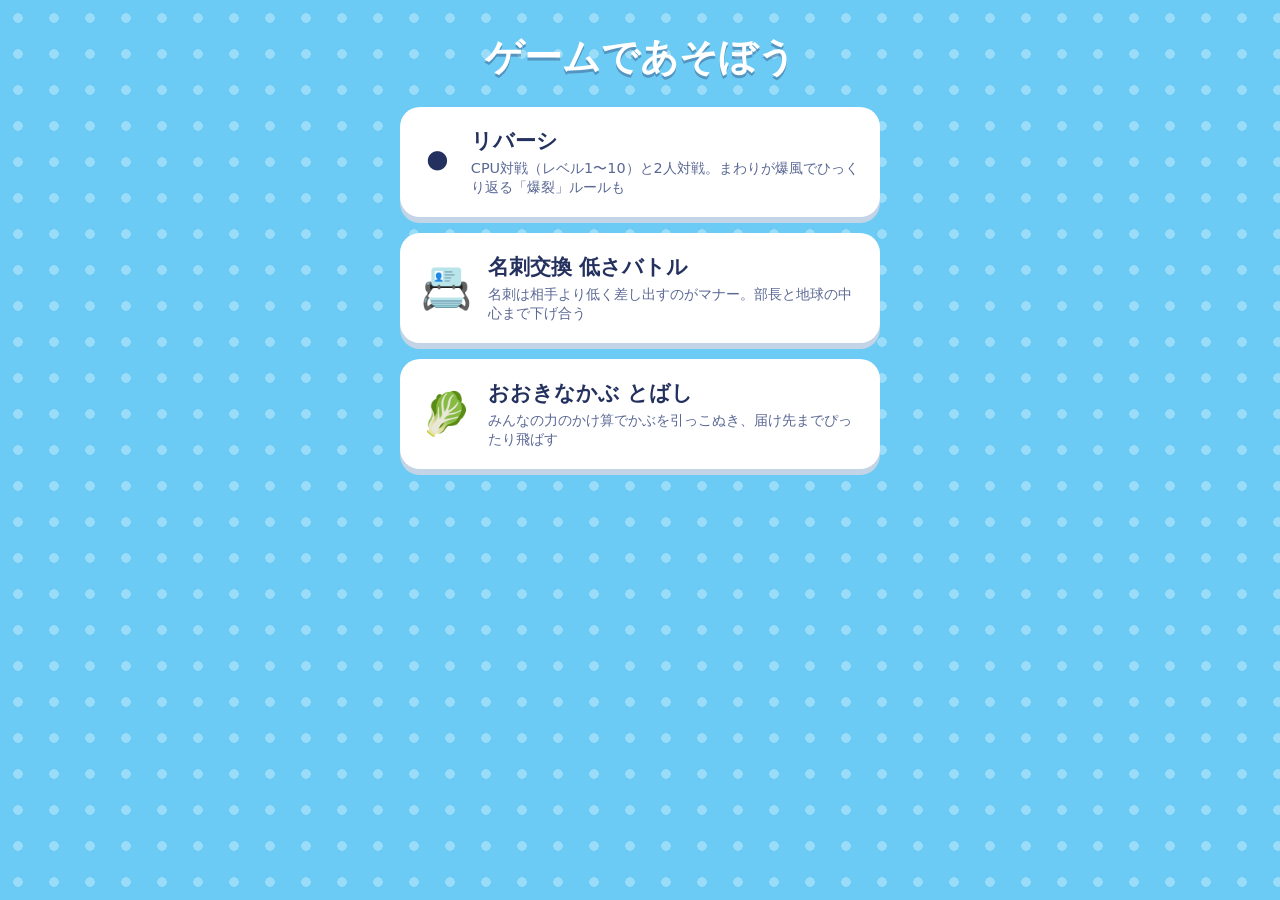
<file: index.html>
<!doctype html>
<html lang="ja">
<head>
  <meta charset="utf-8">
  <meta name="viewport" content="width=device-width, initial-scale=1">
  <title>ゲームであそぼう</title>
  <style>
    :root {
      --sky: #6ccbf4;
      --sky-dot: rgba(255, 255, 255, 0.32);
      --ink: #24315e;
      --ink-soft: #5b6894;
      --card: #ffffff;
      --card-ledge: #c3d4e6;
    }
    * { box-sizing: border-box; }
    body {
      margin: 0;
      min-height: 100vh;
      font-family: "Hiragino Maru Gothic ProN", "M PLUS Rounded 1c", "Yu Gothic", system-ui, sans-serif;
      color: var(--ink);
      background-color: var(--sky);
      background-image: radial-gradient(var(--sky-dot) 18%, transparent 19%);
      background-size: 36px 36px;
      display: flex;
      flex-direction: column;
      align-items: center;
      padding: 32px 16px;
    }
    h1 {
      margin: 0 0 24px;
      font-size: clamp(1.6rem, 6vw, 2.4rem);
      color: #fff;
      text-shadow: 0 3px 0 rgba(36, 49, 94, 0.35);
    }
    ul {
      list-style: none;
      margin: 0;
      padding: 0;
      width: 100%;
      max-width: 480px;
      display: grid;
      gap: 16px;
    }
    a {
      display: flex;
      align-items: center;
      gap: 16px;
      padding: 20px;
      border-radius: 20px;
      background: var(--card);
      box-shadow: 0 6px 0 var(--card-ledge);
      color: inherit;
      text-decoration: none;
      transition: transform 0.08s, box-shadow 0.08s;
    }
    a:active { transform: translateY(4px); box-shadow: 0 2px 0 var(--card-ledge); }
    .icon { font-size: 2.6rem; line-height: 1; }
    .name { font-size: 1.3rem; font-weight: bold; }
    .desc { display: block; margin-top: 4px; font-size: 0.9rem; color: var(--ink-soft); }
  </style>
</head>
<body>
  <h1>ゲームであそぼう</h1>
  <ul>
    <li>
      <a href="reversi/">
        <span class="icon" aria-hidden="true">⚫</span>
        <span>
          <span class="name">リバーシ</span>
          <span class="desc">CPU対戦（レベル1〜10）と2人対戦。まわりが爆風でひっくり返る「爆裂」ルールも</span>
        </span>
      </a>
    </li>
    <li>
      <a href="meishi/">
        <span class="icon" aria-hidden="true">📇</span>
        <span>
          <span class="name">名刺交換 低さバトル</span>
          <span class="desc">名刺は相手より低く差し出すのがマナー。部長と地球の中心まで下げ合う</span>
        </span>
      </a>
    </li>
    <li>
      <a href="kabu/">
        <span class="icon" aria-hidden="true">🥬</span>
        <span>
          <span class="name">おおきなかぶ とばし</span>
          <span class="desc">みんなの力のかけ算でかぶを引っこぬき、届け先までぴったり飛ばす</span>
        </span>
      </a>
    </li>
  </ul>
</body>
</html>
</file>
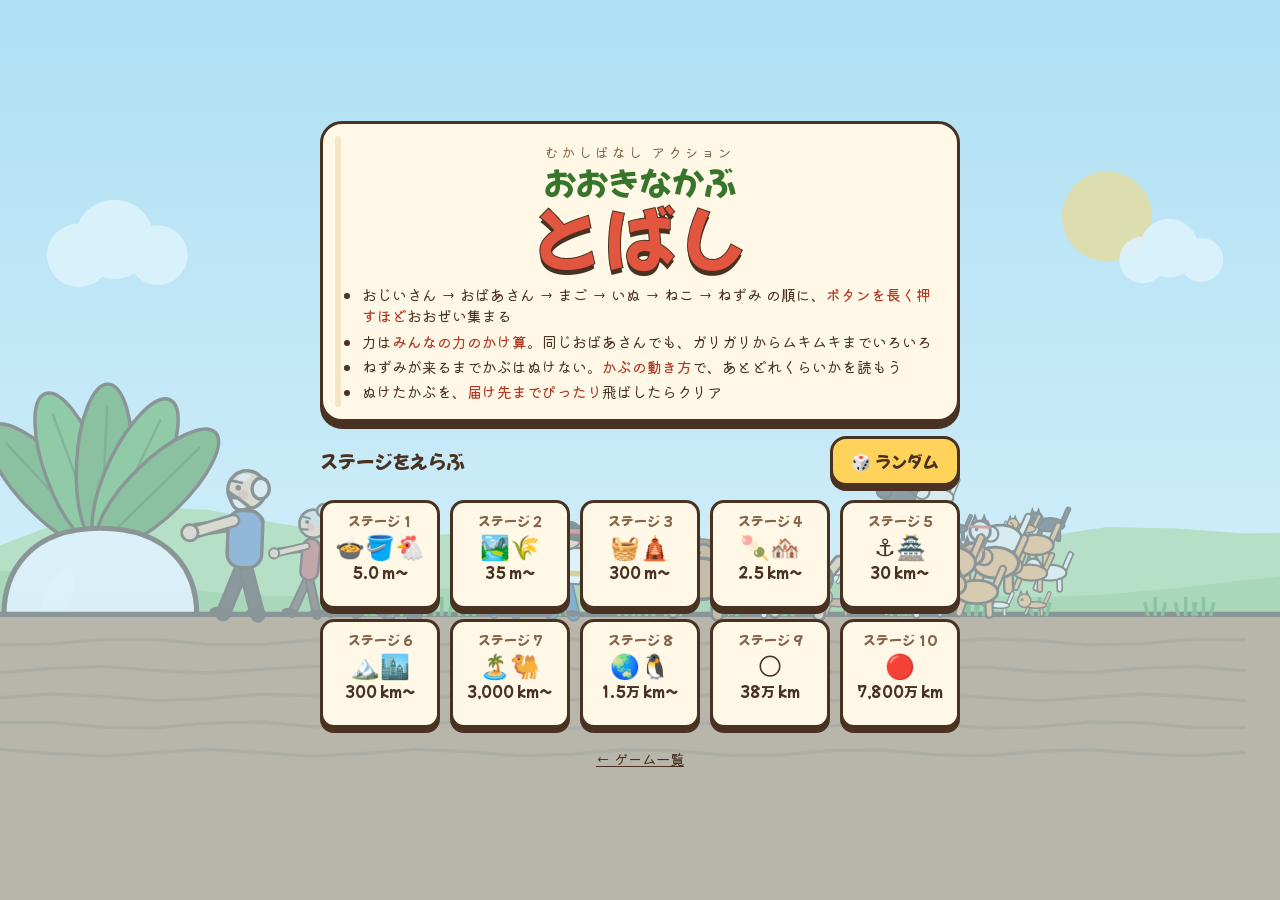
<file: kabu/index.html>
<!doctype html>
<html lang="ja">
<head>
  <meta charset="utf-8">
  <meta name="viewport" content="width=device-width, initial-scale=1, viewport-fit=cover">
  <meta name="theme-color" content="#fff4dc">
  <meta name="description" content="おじいさん、おばあさん、まご、いぬ、ねこ、ねずみを呼んで、おおきなかぶを引っこぬき、届け先までぴったり飛ばすゲーム">
  <meta name="apple-mobile-web-app-capable" content="yes">
  <meta name="mobile-web-app-capable" content="yes">
  <meta name="apple-mobile-web-app-status-bar-style" content="default">
  <title>おおきなかぶ とばし</title>
  <link rel="preconnect" href="https://fonts.googleapis.com">
  <link rel="preconnect" href="https://fonts.gstatic.com" crossorigin>
  <link rel="stylesheet" href="https://fonts.googleapis.com/css2?family=Mochiy+Pop+One&family=Kiwi+Maru:wght@400;500&display=swap">
  <!-- ?v= は版の番号。GitHub Pages はファイルを 10 分ほどキャッシュするので、
       JS や CSS を変えたら番号を上げて、新しい HTML と古い JS が組み合わさらないようにする -->
  <link rel="stylesheet" href="style.css?v=1">
</head>
<body>
  <main class="app">
    <canvas id="stage" aria-label="かぶを引っぱるようす"></canvas>

    <!-- プレイ中の表示 -->
    <div class="hud" id="hud" hidden>
      <div class="hud-top">
        <div class="goal">
          <span class="goal-stage" id="goal-stage">ステージ 1</span>
          <span class="goal-place"><span class="goal-emoji" id="goal-emoji">🍲</span><span id="goal-name">台所のおなべ</span>まで</span>
          <span class="goal-dist" id="goal-dist">5 m</span>
          <span class="goal-range" id="goal-range">OK：2.5〜7.5 m</span>
        </div>
        <button class="btn btn-mini" id="quit" type="button" aria-label="ステージ選びにもどる">✕</button>
      </div>
      <div class="hud-bottom">
        <p class="story" id="story" aria-live="polite"></p>
        <div class="controls">
          <button class="btn btn-call" id="call" type="button"><span class="call-label" id="call-label">おばあさんを よぶ</span><span class="call-note">おしているあいだ あつまる</span></button>
          <button class="btn btn-pull" id="pull" type="button">うんとこしょ！</button>
        </div>
      </div>
    </div>

    <!-- タイトル：絵本の表紙 -->
    <section class="overlay" id="title-screen">
      <div class="column">
        <div class="cover">
          <p class="cover-kicker">むかしばなし アクション</p>
          <h1 class="logo"><span class="logo-small">おおきなかぶ</span><span class="logo-big"><span style="--i:0">と</span><span style="--i:1">ば</span><span style="--i:2">し</span></span></h1>
          <ul class="rules">
            <li>おじいさん → おばあさん → まご → いぬ → ねこ → ねずみ の順に、<strong>ボタンを長く押すほど</strong>おおぜい集まる</li>
            <li>力は<strong>みんなの力のかけ算</strong>。同じおばあさんでも、ガリガリからムキムキまでいろいろ</li>
            <li>ねずみが来るまでかぶはぬけない。<strong>かぶの動き方</strong>で、あとどれくらいかを読もう</li>
            <li>ぬけたかぶを、<strong>届け先までぴったり</strong>飛ばしたらクリア</li>
          </ul>
        </div>
        <div class="stage-head">
          <h2 class="stage-title">ステージをえらぶ</h2>
          <button class="btn btn-random" id="random" type="button">🎲 ランダム</button>
        </div>
        <div class="stage-grid" id="stage-grid"></div>
        <a class="back-link" href="../">← ゲーム一覧</a>
      </div>
    </section>

    <!-- 結果 -->
    <section class="overlay overlay-dim" id="result-screen" hidden>
      <div class="column result-column">
        <div class="page result-page">
          <div class="stamp" id="result-stamp" aria-hidden="true"></div>
          <h2 class="result-title" id="result-title"></h2>
          <p class="result-text" id="result-text"></p>
          <dl class="stats" id="result-stats"></dl>
        </div>
        <div class="result-buttons">
          <button class="btn btn-main" id="next" type="button">つぎのステージ</button>
          <button class="btn btn-sub" id="retry" type="button">もういちど</button>
          <button class="btn btn-sub" id="to-title" type="button">ステージをえらぶ</button>
        </div>
      </div>
    </section>
  </main>

  <script src="js/game.js?v=1"></script>
  <script src="js/fullscreen.js?v=1"></script>
  <script src="js/main.js?v=1"></script>
</body>
</html>
</file>
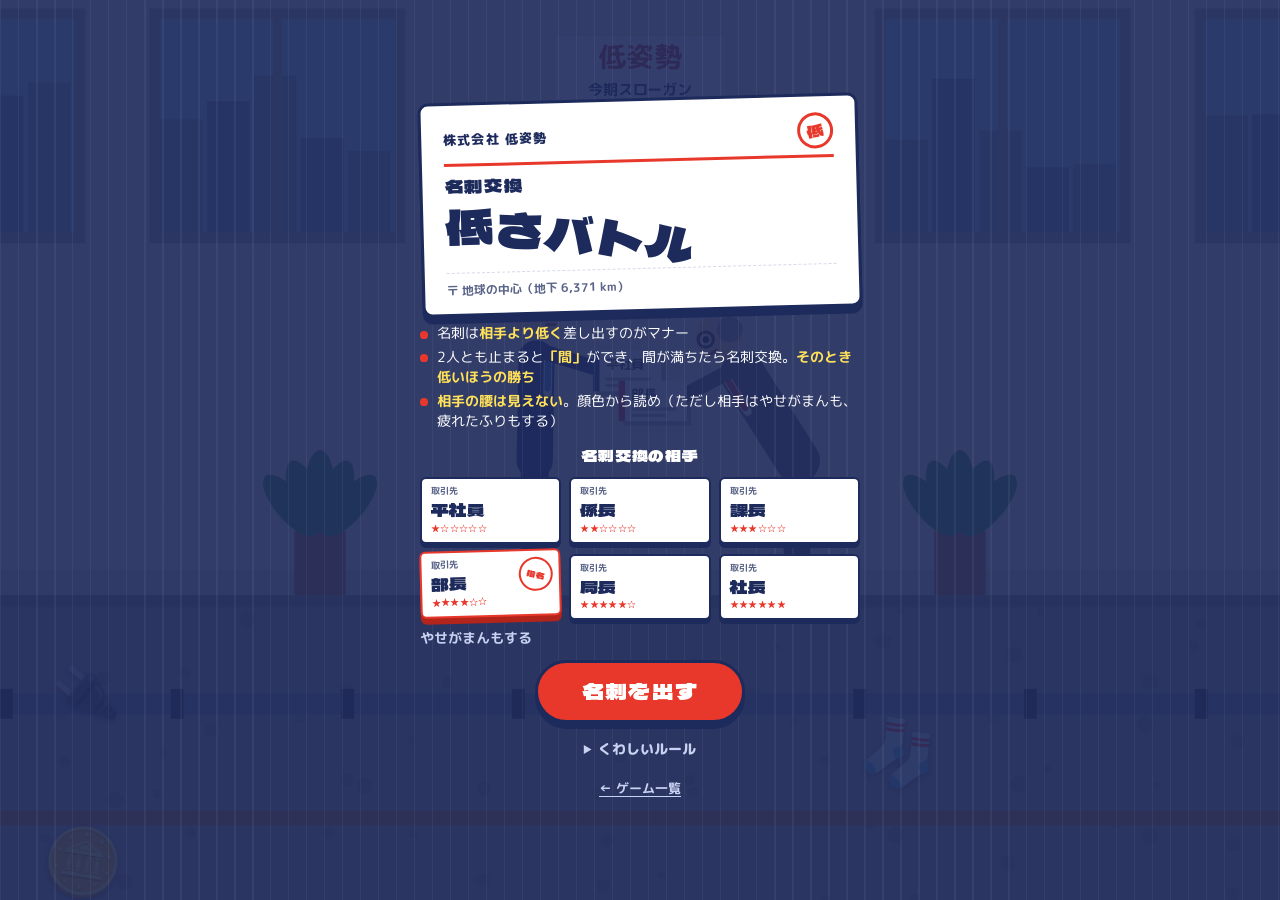
<file: meishi/index.html>
<!doctype html>
<html lang="ja">
<head>
  <meta charset="utf-8">
  <meta name="viewport" content="width=device-width, initial-scale=1, viewport-fit=cover">
  <meta name="theme-color" content="#1d2a5c">
  <meta name="description" content="名刺は相手より低く差し出すのがマナー。平社員から社長まで、取引先の相手と地球の中心まで名刺を下げ合う読み合いのゲーム">
  <meta name="apple-mobile-web-app-capable" content="yes">
  <meta name="mobile-web-app-capable" content="yes">
  <meta name="apple-mobile-web-app-status-bar-style" content="black-translucent">
  <title>名刺交換 低さバトル</title>
  <link rel="preconnect" href="https://fonts.googleapis.com">
  <link rel="preconnect" href="https://fonts.gstatic.com" crossorigin>
  <link rel="stylesheet" href="https://fonts.googleapis.com/css2?family=Dela+Gothic+One&family=M+PLUS+Rounded+1c:wght@500;700;800&display=swap">
  <!-- ?v= は版の番号。GitHub Pages はファイルを 10 分ほどキャッシュするので、
       JS や CSS を変えたら番号を上げて、新しい HTML と古い JS が組み合わさらないようにする -->
  <link rel="stylesheet" href="style.css?v=5">
</head>
<body>
  <main class="app">
    <canvas id="stage" aria-label="名刺交換のようす"></canvas>

    <!-- プレイ中の表示 -->
    <div class="hud" id="hud" hidden>
      <div class="hud-top">
        <!-- 社員証：いまの深さと地層 -->
        <div class="depth-box">
          <span class="badge-clip" aria-hidden="true"></span>
          <div class="depth" id="depth">床から 120 cm</div>
          <div class="layer" id="layer">🏢 オフィス</div>
        </div>
        <div class="gauges">
          <div class="gauge gauge-ma" id="ma-gauge">
            <span class="gauge-label">間</span>
            <span class="gauge-bar"><span class="gauge-fill" id="ma-fill"></span></span>
          </div>
          <div class="ma-note" id="ma-note" aria-live="polite"></div>
          <div class="gauge gauge-back">
            <span class="gauge-label">あなたの腰</span>
            <span class="gauge-bar"><span class="gauge-fill" id="back-fill"></span></span>
          </div>
          <div class="gauge gauge-face">
            <span class="gauge-label" id="opp-face-label">部長のようす</span>
            <span class="face" id="opp-face">😌 余裕</span>
          </div>
        </div>
      </div>
      <div class="hud-bottom">
        <button class="btn btn-sub" id="surrender" type="button">お先にどうぞ</button>
        <button class="btn btn-hold" id="hold" type="button"><span class="hold-ring" aria-hidden="true"></span><span class="hold-label">さげる</span><span class="hold-arrow" aria-hidden="true">▼</span></button>
      </div>
    </div>

    <div class="toast" id="toast" aria-live="polite"></div>

    <!-- タイトル：画面そのものを、1 枚の大きな名刺にする -->
    <section class="overlay" id="title-screen">
      <div class="column title-column">
        <div class="meishi title-card">
          <div class="meishi-head">
            <span class="meishi-company">株式会社 低姿勢</span>
            <span class="seal seal-small" aria-hidden="true">低</span>
          </div>
          <p class="meishi-role">ビジネスマナー実践ゲーム</p>
          <h1 class="logo">
            <span class="logo-small">名刺交換</span>
            <span class="logo-big"><span class="sr-only">低さバトル</span><span style="--i:0" aria-hidden="true">低</span><span style="--i:1" aria-hidden="true">さ</span><span style="--i:2" aria-hidden="true">バ</span><span style="--i:3" aria-hidden="true">ト</span><span style="--i:4" aria-hidden="true">ル</span></span>
          </h1>
          <p class="meishi-address">〒 地球の中心（地下 6,371 km）</p>
        </div>
        <ul class="rules">
          <li>名刺は<strong>相手より低く</strong>差し出すのがマナー</li>
          <li>2人とも止まると<strong>「間」</strong>ができ、間が満ちたら名刺交換。<strong>そのとき低いほうの勝ち</strong></li>
          <li><strong>相手の腰は見えない</strong>。顔色から読め（ただし相手はやせがまんも、疲れたふりもする）</li>
        </ul>
        <fieldset class="ranks">
          <legend class="ranks-label">名刺交換の相手</legend>
          <div class="rank-grid" id="rank-grid"></div>
          <p class="rank-note" id="rank-note"></p>
        </fieldset>
        <button class="btn btn-main" id="start" type="button">名刺を出す</button>
        <details class="rules-more">
          <summary>くわしいルール</summary>
          <ul class="rules rules-sub">
            <li>押しているあいだ名刺が下がる（スペースキーでもOK）。止まると腰が少しずつ回復</li>
            <li><strong>押しつづけるほど腰にくる</strong>。ちょっとずつ抜くか、ドカンと突き放すか</li>
            <li>相手に抜かれたら返さないと負け。相手が名刺を差し出すタイミングは毎回ちがう</li>
            <li>相手も<strong>あなたの汗を見ている</strong>。腰が減っていると、一気に突き放してくる</li>
            <li>新しい地層に<strong>一番乗り</strong>すると腰が少し回復。地球の中心に着いたら即勝ち</li>
            <li><strong>電車</strong>や<strong>間欠泉</strong>に当たると押し戻される（相手も）</li>
            <li>「お先にどうぞ」と言ったら負け</li>
          </ul>
        </details>
        <a class="back-link" href="../">← ゲーム一覧</a>
      </div>
    </section>

    <!-- 結果：名刺に「成立」「不成立」のハンコを押す -->
    <section class="overlay" id="result-screen" hidden>
      <div class="column">
        <div class="meishi result-card">
          <div class="meishi-head">
            <span class="meishi-company" id="result-kicker"></span>
          </div>
          <div class="seal seal-result" id="result-seal" aria-hidden="true"></div>
          <h2 class="result-title" id="result-title"></h2>
          <p class="result-text" id="result-text"></p>
          <dl class="stats" id="result-stats"></dl>
        </div>
        <div class="result-buttons">
          <button class="btn btn-main" id="retry" type="button">もう一度</button>
          <button class="btn btn-sub" id="to-title" type="button">相手をえらぶ</button>
        </div>
      </div>
    </section>
  </main>

  <script src="js/game.js?v=5"></script>
  <script src="js/fullscreen.js?v=5"></script>
  <script src="js/main.js?v=5"></script>
</body>
</html>
</file>
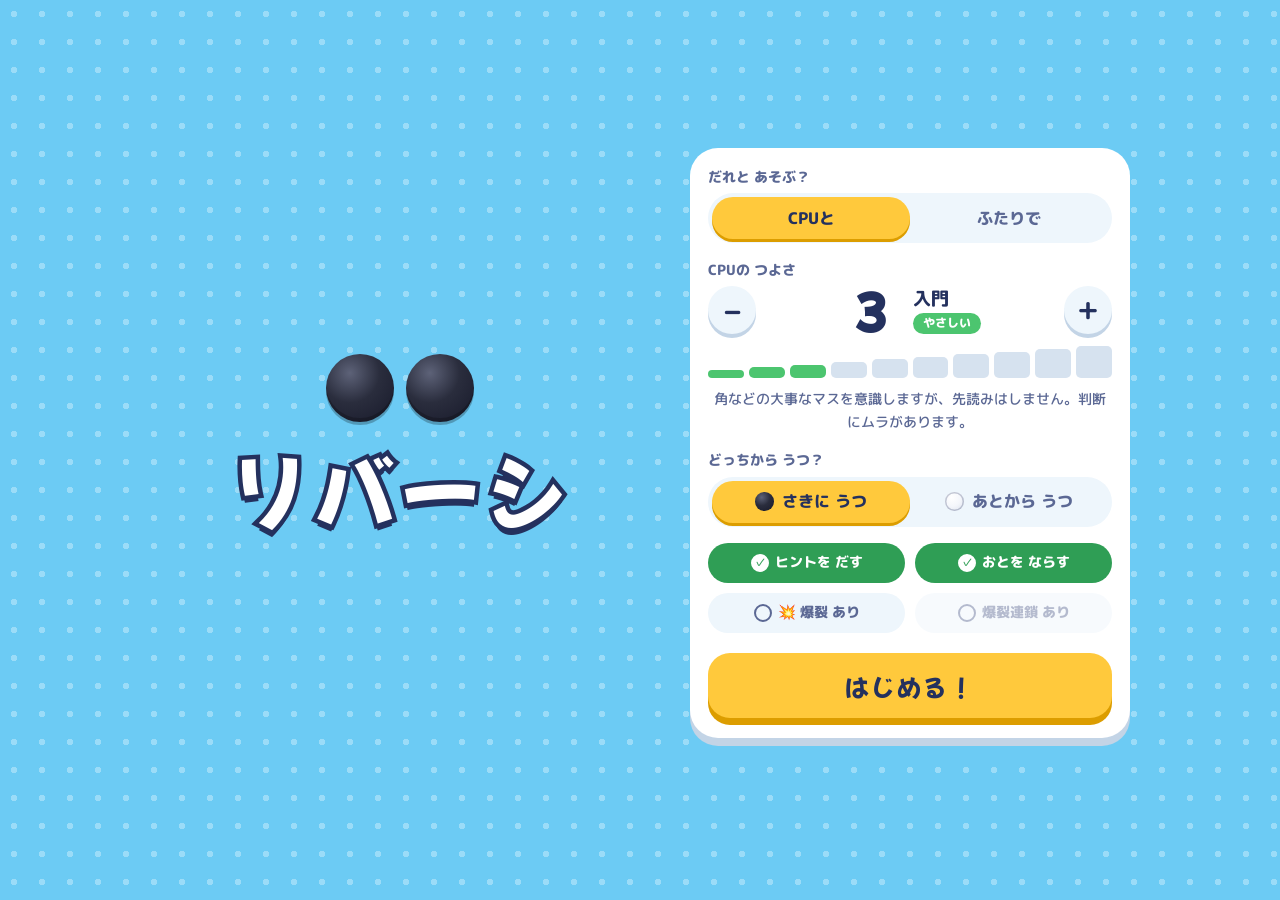
<file: reversi/index.html>
<!doctype html>
<html lang="ja">
<head>
  <meta charset="utf-8">
  <meta name="viewport" content="width=device-width, initial-scale=1, viewport-fit=cover">
  <meta name="color-scheme" content="light dark">
  <meta name="theme-color" content="#6ccbf4">
  <meta name="description" content="CPU対戦と2人対戦ができるリバーシ。置くと周りの8マスが爆風でひっくり返る「爆裂」ルールも選べる">
  <meta name="apple-mobile-web-app-capable" content="yes">
  <meta name="mobile-web-app-capable" content="yes">
  <meta name="apple-mobile-web-app-status-bar-style" content="black-translucent">
  <title>リバーシ</title>
  <link rel="preconnect" href="https://fonts.googleapis.com">
  <link rel="preconnect" href="https://fonts.gstatic.com" crossorigin>
  <link rel="stylesheet" href="https://fonts.googleapis.com/css2?family=M+PLUS+Rounded+1c:wght@500;700;800&family=Mochiy+Pop+One&display=swap">
  <link rel="stylesheet" href="style.css">
</head>
<body>
  <main class="app">
    <!-- タイトル（メニュー）画面 -->
    <section id="title-screen" class="screen title-screen">
      <div class="title-inner" id="title-inner">
        <header class="hero">
          <div class="hero-discs" aria-hidden="true">
            <span class="hero-disc"><span class="face black"></span><span class="face white"></span></span>
            <span class="hero-boom">💥</span>
            <span class="hero-disc"><span class="face black"></span><span class="face white"></span></span>
          </div>
          <h1 class="logo"><span class="logo-sub">ばくれつ</span>リバーシ</h1>
          <p class="rule-note" id="blast-note">おくと まわりの 8マスが<br>ばくはつで ひっくりかえる！</p>
        </header>

        <form id="menu" class="menu">
          <fieldset class="row">
            <legend class="row-label">だれと あそぶ？</legend>
            <div class="seg">
              <label><input type="radio" name="mode" value="cpu"><span>CPUと</span></label>
              <label><input type="radio" name="mode" value="pvp"><span>ふたりで</span></label>
            </div>
          </fieldset>

          <fieldset class="row" id="level-field">
            <legend class="row-label">CPUの つよさ</legend>
            <div class="level-picker">
              <button type="button" class="step" id="level-down" aria-label="よわくする">−</button>
              <div class="level-readout" aria-live="polite">
                <span class="level-big" id="level-num"></span>
                <span class="level-meta">
                  <span class="level-name" id="level-name"></span>
                  <span class="tier-badge" id="level-tier"></span>
                </span>
              </div>
              <button type="button" class="step" id="level-up" aria-label="つよくする">＋</button>
            </div>
            <div class="level-meter" id="level-grid"></div>
            <p class="level-desc" id="level-desc"></p>
          </fieldset>

          <fieldset class="row" id="side-field">
            <legend class="row-label">どっちから うつ？</legend>
            <div class="seg">
              <label><input type="radio" name="side" value="black"><span><span class="mini black" aria-hidden="true"></span>さきに うつ</span></label>
              <label><input type="radio" name="side" value="white"><span><span class="mini white" aria-hidden="true"></span>あとから うつ</span></label>
            </div>
          </fieldset>

          <fieldset class="row options">
            <legend class="visually-hidden">せってい</legend>
            <label class="chip"><input type="checkbox" name="hints"><span>ヒントを だす</span></label>
            <label class="chip"><input type="checkbox" name="sound"><span>おとを ならす</span></label>
            <label class="chip"><input type="checkbox" name="blast"><span>💥 爆裂 あり</span></label>
            <label class="chip" id="follow-up-chip"><input type="checkbox" name="followUp"><span>爆裂連鎖 あり</span></label>
            <p class="follow-note" id="follow-note">ばくはつで かわった いしが はさむと、それも ひっくりかえる！</p>
          </fieldset>

          <button type="submit" class="btn primary start-btn">はじめる！</button>
        </form>
      </div>
    </section>

    <!-- 対局画面 -->
    <section id="game-screen" class="screen game-screen" hidden>
      <header class="scoreboard" aria-label="いしの かず">
        <div class="player" id="player-black">
          <span class="avatar" id="avatar-black" aria-hidden="true"></span>
          <span class="player-text">
            <span class="who" id="name-black"></span>
            <span class="count" id="count-black">2</span>
          </span>
        </div>
        <span class="vs" aria-hidden="true">たい</span>
        <div class="player" id="player-white">
          <span class="avatar" id="avatar-white" aria-hidden="true"></span>
          <span class="player-text">
            <span class="who" id="name-white"></span>
            <span class="count" id="count-white">2</span>
          </span>
        </div>
      </header>

      <p class="bubble" id="status" aria-live="polite"></p>

      <div class="board-wrap">
        <div class="tray" id="tray">
          <div class="board" id="board" role="grid" aria-label="ばんめん"></div>
        </div>
        <div class="toast" id="toast" role="status" hidden></div>
      </div>

      <div class="controls">
        <button type="button" class="btn" id="undo-btn"><span aria-hidden="true">↶</span> いって もどる</button>
        <button type="button" class="btn" id="title-btn">タイトルへ</button>
      </div>

      <div class="result" id="result" hidden>
        <div class="confetti" id="confetti" aria-hidden="true"></div>
        <div class="result-card" role="dialog" aria-labelledby="result-title">
          <span class="result-avatar" id="result-avatar" aria-hidden="true"></span>
          <h2 id="result-title"></h2>
          <p class="result-score" id="result-score"></p>
          <div class="result-actions">
            <button type="button" class="btn primary" id="again-btn">もういっかい</button>
            <button type="button" class="btn" id="view-btn">ばんめんを みる</button>
            <button type="button" class="btn" id="result-title-btn">タイトルへ</button>
          </div>
        </div>
      </div>
    </section>
  </main>

  <script src="js/engine.js"></script>
  <script src="js/ai.js"></script>
  <script src="js/sound.js"></script>
  <script src="js/fullscreen.js"></script>
  <script src="js/main.js"></script>
</body>
</html>
</file>
<file: kabu/style.css>
/*
 * おおきなかぶ とばし。
 *
 * デザインの方針：「手づくりの絵本」。
 * - 紙はクリーム色、ふちどりはこげ茶（--ink）の太い線、影はぼかさない「かたい影」。押すと沈む
 * - 色は畑の色：かぶの葉の緑（呼ぶボタン）、赤かぶの赤（うんとこしょ）、ひよこの黄色（ランダム）
 * - 文字：見出しは Mochiy Pop One、本文は Kiwi Maru（絵本の文章のやわらかさ）
 * - 画面はスクロールさせず、ゲームの絵（canvas）を画面いっぱいに出す。タイトルと結果だけスクロールできる
 */
:root {
  --paper: #fff8e6;
  --paper-deep: #f6e7c4;
  --ink: #4a3222;
  --ink-soft: #85664d;
  --leaf: #4f9a3a;
  --leaf-deep: #36752a;
  --beet: #e2553f;
  --beet-deep: #b13a28;
  --chick: #ffd35a;
  --chick-deep: #d9a92a;
  --sky: #bfe7f7;
  --ok: #3f8f3a;
  --ng: #c2412c;
  --font-body: "Kiwi Maru", "Hiragino Maru Gothic ProN", "Yu Gothic", system-ui, serif;
  --font-display: "Mochiy Pop One", "Hiragino Maru Gothic ProN", "Yu Gothic", system-ui, sans-serif;
  color-scheme: light;
}

* { box-sizing: border-box; }

html, body {
  margin: 0;
  height: 100%;
  overflow: hidden;
  background: var(--sky);
  color: var(--ink);
  font-family: var(--font-body);
  -webkit-user-select: none;
  user-select: none;
  -webkit-touch-callout: none;
  -webkit-tap-highlight-color: transparent;
}

.app { position: fixed; inset: 0; }

#stage {
  position: absolute;
  inset: 0;
  width: 100%;
  height: 100%;
  display: block;
  touch-action: none;
}

[hidden] { display: none !important; }

/* ---------- ボタン ---------- */
.btn {
  font: inherit;
  font-family: var(--font-display);
  color: var(--ink);
  cursor: pointer;
  border: 3px solid var(--ink);
  border-radius: 16px;
  background: var(--paper);
  box-shadow: 0 5px 0 var(--ink);
  padding: 10px 18px;
  transition: transform 0.06s, box-shadow 0.06s;
  touch-action: manipulation;
}
.btn:active, .btn.is-down { transform: translateY(4px); box-shadow: 0 1px 0 var(--ink); }
.btn:disabled { opacity: 0.45; cursor: default; transform: none; box-shadow: 0 5px 0 var(--ink); }
.btn:focus-visible { outline: 3px solid var(--beet); outline-offset: 3px; }
.btn-main { background: var(--beet); color: #fff; font-size: 1.15rem; }
.btn-sub { background: var(--paper); }
.btn-mini { padding: 4px 10px; border-radius: 12px; font-size: 1rem; box-shadow: 0 3px 0 var(--ink); }

/* ---------- プレイ中 ---------- */
.hud {
  position: absolute;
  inset: 0;
  pointer-events: none;
  display: flex;
  flex-direction: column;
  justify-content: space-between;
  padding: max(10px, env(safe-area-inset-top)) max(12px, env(safe-area-inset-right)) max(10px, env(safe-area-inset-bottom)) max(12px, env(safe-area-inset-left));
}
.hud > * { pointer-events: auto; }
.hud-top { display: flex; align-items: flex-start; justify-content: space-between; gap: 8px; pointer-events: none; }
.hud-top > * { pointer-events: auto; }

/* 届け先：絵本にはさんだ「しおり」 */
.goal {
  display: grid;
  grid-template-columns: auto auto;
  align-items: baseline;
  column-gap: 10px;
  row-gap: 2px;
  background: var(--paper);
  border: 3px solid var(--ink);
  border-radius: 14px;
  box-shadow: 0 4px 0 var(--ink);
  padding: 6px 12px 8px;
  max-width: min(420px, 75vw);
}
.goal-stage {
  grid-column: 1 / -1;
  font-family: var(--font-display);
  font-size: 0.75rem;
  color: var(--ink-soft);
}
.goal-place { font-weight: 500; font-size: 0.95rem; }
.goal-emoji { margin-right: 4px; font-size: 1.15rem; }
.goal-dist { font-family: var(--font-display); font-size: 1.25rem; color: var(--beet-deep); text-align: right; }
.goal-range { grid-column: 1 / -1; font-size: 0.78rem; color: var(--ok); }

.hud-bottom { display: flex; flex-direction: column; align-items: center; gap: 8px; }

/* 絵本の文章 */
.story {
  margin: 0;
  max-width: min(560px, 100%);
  min-height: 2.6em;
  padding: 6px 14px;
  background: rgba(255, 248, 230, 0.92);
  border: 2px solid var(--ink);
  border-radius: 12px;
  font-size: clamp(0.9rem, 2.4vw, 1.05rem);
  line-height: 1.35;
  text-align: center;
}
.story:empty { visibility: hidden; }
.story strong { font-family: var(--font-display); font-weight: normal; color: var(--beet-deep); }

.controls { display: flex; gap: 12px; align-items: stretch; justify-content: center; width: 100%; }
.btn-call {
  display: flex;
  flex-direction: column;
  align-items: center;
  justify-content: center;
  gap: 2px;
  min-width: min(240px, 52vw);
  min-height: 64px;
  background: var(--leaf);
  color: #fff;
  font-size: 1.1rem;
  touch-action: none;
}
.call-note { font-family: var(--font-body); font-size: 0.72rem; opacity: 0.9; }
.btn-call.is-down { background: var(--leaf-deep); }
.btn-pull { background: var(--beet); color: #fff; font-size: 1.2rem; min-width: min(180px, 38vw); min-height: 64px; }
.btn-pull { display: flex; flex-direction: column; align-items: center; justify-content: center; white-space: nowrap; }
.pull-note { font-size: 0.72rem; }
.btn-pull.is-final { background: var(--chick); color: var(--ink); animation: throb 0.9s ease-in-out infinite; }
@keyframes throb { 50% { transform: scale(1.05); } }

/* ---------- タイトルと結果 ---------- */
.overlay {
  position: absolute;
  inset: 0;
  overflow-y: auto;
  -webkit-overflow-scrolling: touch;
  display: flex;
  justify-content: center;
  padding: max(16px, env(safe-area-inset-top)) 16px max(20px, env(safe-area-inset-bottom));
  background: rgba(191, 231, 247, 0.55);
}
.overlay-dim { background: rgba(74, 50, 34, 0.35); align-items: center; }
.column { width: 100%; max-width: 640px; display: flex; flex-direction: column; gap: 14px; margin: auto 0; }

/* 表紙 */
.cover, .page {
  background: var(--paper);
  border: 3px solid var(--ink);
  border-radius: 22px;
  box-shadow: 0 7px 0 var(--ink);
  padding: 18px 20px 16px;
  position: relative;
}
.cover::before {
  /* 本の背（左はしのとじ目） */
  content: "";
  position: absolute;
  left: 12px;
  top: 12px;
  bottom: 12px;
  width: 6px;
  border-radius: 3px;
  background: var(--paper-deep);
}
.cover-kicker { margin: 0 0 4px; text-align: center; font-size: 0.85rem; color: var(--ink-soft); letter-spacing: 0.2em; }
.logo { margin: 0 0 10px; text-align: center; font-family: var(--font-display); font-weight: normal; line-height: 1.05; }
.logo-small { display: block; font-size: clamp(1.4rem, 5vw, 2rem); color: var(--leaf-deep); }
.logo-big { display: inline-flex; gap: 0.04em; font-size: clamp(2.8rem, 12vw, 4.4rem); color: var(--beet); -webkit-text-stroke: 2px var(--ink); paint-order: stroke fill; text-shadow: 0 5px 0 var(--ink); }
.logo-big span { display: inline-block; animation: fly 2.6s ease-in-out infinite; animation-delay: calc(var(--i) * 0.12s); }
@keyframes fly {
  0%, 55%, 100% { transform: translateY(0) rotate(0); }
  70% { transform: translateY(-0.35em) rotate(-8deg); }
  85% { transform: translateY(0.04em) rotate(2deg); }
}
.rules { margin: 0; padding: 0 0 0 1.3em; display: grid; gap: 4px; font-size: 0.92rem; line-height: 1.45; }
.rules strong { color: var(--beet-deep); font-weight: 500; }

.stage-head { display: flex; align-items: center; justify-content: space-between; gap: 10px; }
.stage-title { margin: 0; font-family: var(--font-display); font-weight: normal; font-size: 1.15rem; color: var(--ink); }
.btn-random { background: var(--chick); }

.stage-grid { display: grid; grid-template-columns: repeat(auto-fill, minmax(112px, 1fr)); gap: 10px; }
.stage-card {
  position: relative;
  display: flex;
  flex-direction: column;
  align-items: center;
  gap: 2px;
  padding: 8px 6px 10px;
  border-radius: 14px;
  font-family: var(--font-body);
}
.stage-no { font-family: var(--font-display); font-size: 0.8rem; color: var(--ink-soft); }
.stage-emoji { font-size: 1.5rem; line-height: 1.2; white-space: nowrap; }
.stage-dist { font-family: var(--font-display); font-size: 0.85rem; }
.stage-best { font-size: 0.7rem; color: var(--ok); min-height: 1em; }
.stage-card.is-clear { background: #f1f8df; }
.stage-card.is-clear::after {
  content: "★";
  position: absolute;
  top: 4px;
  right: 8px;
  color: var(--chick-deep);
  font-size: 1rem;
}

.back-link { align-self: center; color: var(--ink); font-size: 0.9rem; padding: 6px; }

/* 結果 */
.result-column { max-width: 460px; }
.result-page { text-align: center; padding-top: 22px; }
.stamp {
  display: inline-block;
  font-family: var(--font-display);
  font-size: 1.05rem;
  padding: 6px 16px;
  border: 4px double currentColor;
  border-radius: 10px;
  transform: rotate(-6deg);
  animation: stamp 0.35s cubic-bezier(0.2, 1.6, 0.4, 1) both;
}
.stamp.is-ok { color: var(--ok); }
.stamp.is-ng { color: var(--ng); }
@keyframes stamp { from { transform: scale(2.2) rotate(-6deg); opacity: 0; } to { transform: scale(1) rotate(-6deg); opacity: 1; } }
.result-title { margin: 12px 0 6px; font-family: var(--font-display); font-weight: normal; font-size: clamp(1.5rem, 6vw, 2rem); }
.result-text { margin: 0 0 12px; line-height: 1.5; }
.stats { display: grid; grid-template-columns: auto auto; gap: 4px 14px; justify-content: center; margin: 0; text-align: left; }
.stats dt { color: var(--ink-soft); font-size: 0.85rem; align-self: center; }
.stats dd { margin: 0; font-family: var(--font-display); }
.result-buttons { display: grid; grid-template-columns: 1fr 1fr; gap: 10px; }
.result-buttons .btn-main, .result-buttons .is-wide { grid-column: 1 / -1; }

/* 横長で背の低い画面（スマートフォンの横向き） */
@media (max-height: 520px) and (orientation: landscape) {
  .goal { padding: 4px 10px 6px; }
  .goal-dist { font-size: 1.05rem; }
  .story { min-height: 0; padding: 4px 10px; font-size: 0.85rem; }
  .btn-call, .btn-pull { min-height: 52px; }
  .hud-bottom { flex-direction: row; align-items: flex-end; justify-content: space-between; }
  .story { flex: 1; text-align: left; }
  .controls { width: auto; }
  .column { max-width: 900px; }
  .logo-big { font-size: 2.6rem; }
}

@media (prefers-reduced-motion: reduce) {
  .logo-big span, .btn-pull.is-final, .stamp { animation: none; }
}
</file>
<file: meishi/style.css>
/*
 * 名刺交換・低さバトル。
 *
 * デザインの方針：「名刺・ハンコ・付箋」。画面の部品を、すべてオフィスの文房具にする。
 * - タイトルと結果は 1 枚の大きな名刺。背景は紺のスーツのピンストライプ
 * - 決定のボタンと「さげる」は朱肉のハンコ。結果は名刺に「成立」のハンコを押す
 * - プレイ中の深さは社員証、ゲージは書類、お知らせは付箋
 * - ふちどりは紺（--ink）の太い線、影はぼかさない「かたい影」。押すと沈む
 * - 文字：見出しと数字は Dela Gothic One、本文は M PLUS Rounded 1c
 * - 動きはタイトルのお辞儀（文字が 1 つずつ下がる）と、結果のハンコの 2 か所だけ
 * - 画面はスクロールさせず、ゲームの絵（canvas）を画面いっぱいに出す
 */
:root {
  --card: #ffffff; /* 名刺の用紙 */
  --card-line: #d5dbea; /* 名刺の中の区切り線 */
  --ink: #1d2a5c; /* 紺のスーツ・インク */
  --ink-soft: #5a6488;
  --shu: #e8382b; /* 朱肉 */
  --shu-deep: #b3241a;
  --fusen: #ffe15a; /* 付箋 */
  --fusen-edge: #d9b526;
  --koshi: #22b573; /* 腰 */
  --koshi-low: #f5a623;
  --ma-you: #2f7bf5; /* 間：あなたが低い */
  --ma-even: #9aa3b8; /* 間：同じ高さ */
  --track: #e7ebf5;
  --stripe: #1d2a5c;
  --on-stripe: #ffffff;
  --on-stripe-soft: #c9d2f2;
  --font-body: "M PLUS Rounded 1c", "Hiragino Maru Gothic ProN", "Hiragino Sans", "Noto Sans JP", system-ui, sans-serif;
  --font-display: "Dela Gothic One", "Hiragino Sans", "Yu Gothic", system-ui, sans-serif;
  color-scheme: light;
}

* { box-sizing: border-box; }

html, body {
  margin: 0;
  height: 100%;
  overflow: hidden;
  background: var(--stripe);
  color: var(--ink);
  font-family: var(--font-body);
  -webkit-user-select: none;
  user-select: none;
  -webkit-touch-callout: none;
  -webkit-tap-highlight-color: transparent;
}

.app {
  position: fixed;
  inset: 0;
}

#stage {
  position: absolute;
  inset: 0;
  width: 100%;
  height: 100%;
  display: block;
  touch-action: none;
}

[hidden] { display: none !important; }

.sr-only {
  position: absolute;
  width: 1px;
  height: 1px;
  overflow: hidden;
  clip: rect(0 0 0 0);
  white-space: nowrap;
}

/* ---------- ボタン（太いふちどりと、押すと沈むかたい影） ---------- */
.btn {
  font: inherit;
  cursor: pointer;
  color: inherit;
  text-decoration: none;
  display: inline-flex;
  align-items: center;
  justify-content: center;
  gap: 8px;
  border: 3px solid var(--ink);
  border-radius: 999px;
  transition: transform 0.06s, box-shadow 0.06s;
  touch-action: manipulation;
}
.btn:focus-visible { outline: 3px solid var(--fusen); outline-offset: 3px; }

.btn-main {
  padding: 12px 44px 14px;
  font-family: var(--font-display);
  font-size: 1.35rem;
  letter-spacing: 0.06em;
  color: #fff;
  background: var(--shu);
  box-shadow: 0 6px 0 var(--ink);
}
.btn-main:active { transform: translateY(4px); box-shadow: 0 2px 0 var(--ink); }

.btn-sub {
  padding: 8px 18px;
  font-size: 0.9rem;
  font-weight: 800;
  color: var(--ink);
  background: var(--card);
  box-shadow: 0 4px 0 var(--ink);
}
.btn-sub:active { transform: translateY(3px); box-shadow: 0 1px 0 var(--ink); }

/* 「さげる」：朱肉のハンコ */
.btn-hold {
  position: relative;
  width: clamp(112px, 22vmin, 168px);
  height: clamp(112px, 22vmin, 168px);
  border-width: 4px;
  border-radius: 50%;
  flex-direction: column;
  gap: 2px;
  color: #fff;
  background: var(--shu);
  box-shadow: 0 8px 0 var(--ink);
  touch-action: none;
}
.hold-ring {
  position: absolute;
  inset: 7px;
  border: 2.5px solid rgba(255, 255, 255, 0.85);
  border-radius: 50%;
  pointer-events: none;
}
.hold-label {
  font-family: var(--font-display);
  font-size: clamp(1.05rem, 3.8vmin, 1.45rem);
  letter-spacing: 0.08em;
}
.hold-arrow { font-size: clamp(0.8rem, 2.6vmin, 1rem); line-height: 1; }
.btn-hold.is-down { transform: translateY(6px); box-shadow: 0 2px 0 var(--ink); }

/* ---------- プレイ中の表示 ---------- */
.hud {
  position: absolute;
  inset: 0;
  pointer-events: none;
  display: flex;
  flex-direction: column;
  justify-content: space-between;
  padding: max(14px, env(safe-area-inset-top)) max(14px, env(safe-area-inset-right)) max(14px, env(safe-area-inset-bottom)) max(14px, env(safe-area-inset-left));
}
.hud button { pointer-events: auto; }

.hud-top {
  display: flex;
  justify-content: space-between;
  align-items: flex-start;
  gap: 12px;
}

/* 社員証：いまの深さ */
.depth-box {
  position: relative;
  min-width: 0;
  padding: 12px 16px 8px;
  border: 3px solid var(--ink);
  border-radius: 10px;
  background: var(--card);
  box-shadow: 0 5px 0 var(--ink);
}
.badge-clip {
  position: absolute;
  top: -8px;
  left: 50%;
  width: 30px;
  height: 12px;
  margin-left: -15px;
  border-radius: 4px;
  background: var(--ink);
}
.depth {
  font-family: var(--font-display);
  font-size: clamp(1.15rem, 4.4vmin, 1.7rem);
  line-height: 1.15;
  font-variant-numeric: tabular-nums;
  white-space: nowrap;
}
.layer { margin-top: 2px; font-size: 0.85rem; font-weight: 800; color: var(--ink-soft); }

/* 書類：ゲージ */
.gauges {
  display: grid;
  gap: 6px;
  padding: 10px 12px;
  border: 3px solid var(--ink);
  border-radius: 10px;
  background: var(--card);
  box-shadow: 0 5px 0 var(--ink);
  min-width: 210px;
  flex-shrink: 0;
}
.gauge {
  display: grid;
  grid-template-columns: 6.4em 1fr;
  align-items: center;
  gap: 8px;
  font-size: 0.78rem;
  font-weight: 800;
  white-space: nowrap;
}
.gauge-bar {
  height: 12px;
  border: 2px solid var(--ink);
  border-radius: 999px;
  background: var(--track);
  overflow: hidden;
}
.gauge-fill {
  display: block;
  height: 100%;
  width: 0;
  background: var(--koshi);
}
/* 間：あなたが低いと青（このままなら勝ち）、相手が低いと朱（相手が差し出しそう）、同じ高さは灰色 */
.gauge-ma .gauge-label { font-family: var(--font-display); font-weight: 400; font-size: 0.95rem; }
.gauge-ma .gauge-fill { background: var(--track); transition: background 0.2s; }
.gauge-ma.is-player .gauge-fill { background: var(--ma-you); }
.gauge-ma.is-opp .gauge-fill { background: var(--shu); }
.gauge-ma.is-even .gauge-fill { background: var(--ma-even); }
.gauge-ma.is-danger .gauge-bar { animation: blink 0.4s steps(2) infinite; }
.ma-note { min-height: 1.2em; font-size: 0.74rem; font-weight: 800; text-align: right; line-height: 1.2; }
.ma-note.is-player { color: #1f5fd1; }
.ma-note.is-opp { color: var(--shu-deep); }
.ma-note.is-even { color: var(--ink-soft); }
.gauge-back .gauge-fill.is-low { background: var(--koshi-low); }
.gauge-face { padding-top: 4px; border-top: 1.5px dashed var(--card-line); }
.face { font-weight: 800; font-size: 0.92rem; white-space: nowrap; }

@keyframes blink { 50% { background: #ffd2cc; } }

.hud-bottom {
  display: flex;
  justify-content: space-between;
  align-items: flex-end;
}

/* ---------- お知らせ：付箋 ---------- */
.toast {
  position: absolute;
  left: 50%;
  bottom: max(26px, env(safe-area-inset-bottom));
  transform: translate(-50%, 10px) rotate(-2deg);
  padding: 12px 20px 10px;
  border-radius: 2px;
  background: var(--fusen);
  color: var(--ink);
  font-weight: 800;
  font-size: clamp(0.95rem, 3.4vmin, 1.2rem);
  white-space: nowrap;
  box-shadow: 0 4px 0 var(--fusen-edge), 0 10px 18px rgba(16, 22, 50, 0.3);
  opacity: 0;
  pointer-events: none;
  transition: opacity 0.18s, transform 0.18s;
}
/* 付箋のテープ */
.toast::before {
  content: "";
  position: absolute;
  top: -8px;
  left: 50%;
  width: 46px;
  height: 14px;
  margin-left: -23px;
  background: rgba(255, 255, 255, 0.7);
  transform: rotate(3deg);
}
.toast.is-shown { opacity: 1; transform: translate(-50%, 0) rotate(-2deg); }

/* ---------- タイトル・結果 ---------- */
/* 背景は紺のスーツのピンストライプ（うしろのゲームの絵が少し透ける） */
.overlay {
  position: absolute;
  inset: 0;
  display: flex;
  justify-content: center;
  padding: max(20px, env(safe-area-inset-top)) 16px max(20px, env(safe-area-inset-bottom));
  background:
    repeating-linear-gradient(90deg, rgba(255, 255, 255, 0.05) 0 1.5px, transparent 1.5px 18px),
    rgba(29, 42, 92, 0.9);
  overflow-y: auto;
}

.column {
  margin: auto 0;
  width: min(100%, 440px);
  display: flex;
  flex-direction: column;
  align-items: center;
  gap: 16px;
  color: var(--on-stripe);
}

/* 名刺 */
.meishi {
  position: relative;
  width: 100%;
  padding: 16px 22px 14px;
  border: 3px solid var(--ink);
  border-radius: 10px;
  background: var(--card);
  color: var(--ink);
  box-shadow: 0 7px 0 var(--ink);
  text-align: left;
}
.meishi-head {
  display: flex;
  justify-content: space-between;
  align-items: center;
  gap: 12px;
  padding-bottom: 8px;
  border-bottom: 3px solid var(--shu);
}
.meishi-company { font-size: 0.82rem; font-weight: 800; letter-spacing: 0.08em; }
.meishi-role { margin: 12px 0 0; font-size: 0.78rem; font-weight: 700; color: var(--ink-soft); }
.meishi-address {
  margin: 12px 0 0;
  padding-top: 8px;
  border-top: 1.5px dashed var(--card-line);
  font-size: 0.74rem;
  font-weight: 700;
  color: var(--ink-soft);
}

.title-card { transform: rotate(-1.5deg); }

/* 朱肉のハンコ */
.seal {
  display: grid;
  place-items: center;
  border: 3px solid var(--shu);
  border-radius: 50%;
  color: var(--shu);
  font-family: var(--font-display);
  line-height: 1;
}
.seal-small {
  flex: none;
  width: 36px;
  height: 36px;
  font-size: 1.05rem;
  transform: rotate(-10deg);
}

/* ロゴ：「低さバトル」の文字が、1 つずつ低くなってお辞儀する */
.logo {
  margin: 2px 0 0;
  font-family: var(--font-display);
  font-weight: 400;
  line-height: 1;
}
.logo-small { display: block; font-size: 1.15rem; letter-spacing: 0.1em; }
.logo-big {
  display: flex;
  gap: 0.02em;
  margin-top: 6px;
  padding-bottom: 0.5em; /* 下がった文字のぶん */
  font-size: clamp(2.5rem, 12.5vw, 3.6rem);
}
.logo-big > span[style] {
  display: inline-block;
  transform: translateY(calc(var(--i) * 0.11em)) rotate(calc(var(--i) * 4deg));
  transform-origin: 50% 90%;
  animation: bow 0.5s cubic-bezier(0.3, 1.6, 0.5, 1) both;
  animation-delay: calc(0.15s + var(--i) * 0.08s);
}
@keyframes bow {
  from { transform: translateY(-0.25em) rotate(0); opacity: 0; }
}

.rules {
  margin: 0;
  padding: 0;
  list-style: none;
  text-align: left;
  display: grid;
  gap: 6px;
  font-size: 0.92rem;
  line-height: 1.55;
}
.rules li { position: relative; padding-left: 1.2em; }
.rules li::before {
  content: "";
  position: absolute;
  left: 0;
  top: 0.55em;
  width: 0.55em;
  height: 0.55em;
  border-radius: 50%;
  background: var(--shu);
}
.rules strong { color: var(--fusen); }

/* 名刺交換の相手：ミニ名刺 6 枚 */
.ranks { width: 100%; margin: 0; padding: 0; border: 0; }
.ranks-label {
  margin: 0 auto 10px;
  padding: 0;
  font-family: var(--font-display);
  font-size: 1rem;
  letter-spacing: 0.06em;
}
.rank-grid { display: grid; grid-template-columns: repeat(3, minmax(0, 1fr)); gap: 12px 10px; }
.rank-btn {
  position: relative;
  display: flex;
  flex-direction: column;
  align-items: flex-start;
  gap: 1px;
  padding: 7px 10px 8px;
  border-width: 2.5px;
  border-radius: 6px;
  background: var(--card);
  color: var(--ink);
  box-shadow: 0 4px 0 var(--ink);
  text-align: left;
}
.rank-btn:active { transform: translateY(3px); box-shadow: 0 1px 0 var(--ink); }
.rank-co { font-size: 0.58rem; font-weight: 700; color: var(--ink-soft); }
.rank-name { font-family: var(--font-display); font-size: 1.12rem; line-height: 1.2; }
.rank-stars { font-size: 0.58rem; letter-spacing: 0.04em; color: var(--shu); }
/* 選んだ相手：名刺が少し持ち上がり、「指名」のハンコが押される */
.rank-btn[aria-checked="true"] {
  border-color: var(--shu);
  transform: translateY(-4px) rotate(-1.5deg);
  box-shadow: 0 6px 0 var(--shu-deep);
}
.rank-btn[aria-checked="true"]::after {
  content: "指名";
  position: absolute;
  top: 6px;
  right: 6px;
  display: grid;
  place-items: center;
  width: 30px;
  height: 30px;
  border: 2px solid var(--shu);
  border-radius: 50%;
  color: var(--shu);
  font-family: var(--font-display);
  font-size: 0.55rem;
  transform: rotate(14deg);
}
.rank-note { margin: 12px 0 0; min-height: 1.3em; font-size: 0.85rem; font-weight: 700; color: var(--on-stripe-soft); }

/* くわしいルール：開くと付箋が出てくる */
.rules-more { width: 100%; text-align: left; }
.rules-more summary {
  width: fit-content;
  margin: 0 auto;
  cursor: pointer;
  font-size: 0.85rem;
  font-weight: 800;
  color: var(--on-stripe-soft);
  padding: 4px 8px;
}
.rules-more summary:focus-visible { outline: 3px solid var(--fusen); outline-offset: 2px; border-radius: 6px; }
.rules-sub {
  margin: 10px 0 0;
  padding: 14px 16px 12px;
  border-radius: 2px;
  background: var(--fusen);
  color: var(--ink);
  font-size: 0.82rem;
  line-height: 1.6;
  box-shadow: 0 4px 0 var(--fusen-edge);
  transform: rotate(0.8deg);
}
/* タイトルからゲーム一覧へもどるリンク */
.back-link {
  align-self: center;
  padding: 4px 8px;
  font-size: 0.8rem;
  font-weight: 700;
  color: var(--on-stripe-soft);
  text-decoration: underline;
  text-underline-offset: 3px;
}
.back-link:focus-visible { outline: 3px solid var(--fusen); outline-offset: 2px; border-radius: 6px; }
.rules-sub li::before { background: var(--ink); }
.rules-sub strong { color: var(--ink); }

/* 結果：名刺に「成立」のハンコ */
.result-card { padding-bottom: 16px; }
.seal-result {
  position: absolute;
  top: 8px;
  right: 14px;
  width: 86px;
  height: 86px;
  border-width: 4px;
  font-size: 1.55rem;
  transform: rotate(-14deg);
  background: rgba(255, 255, 255, 0.6);
  animation: stamp 0.45s cubic-bezier(0.2, 1.4, 0.4, 1) 0.2s both;
}
.seal-result::after {
  content: "";
  position: absolute;
  inset: 5px;
  border: 2px solid var(--shu);
  border-radius: 50%;
}
.seal-result.is-long { font-size: 1.1rem; }
@keyframes stamp {
  from { transform: scale(2.4) rotate(-30deg); opacity: 0; }
  60% { opacity: 1; }
}

/* ハンコの下に文字がもぐらないように、見出しの右をあける */
.result-card .meishi-head { margin-right: 92px; }
.result-title {
  margin: 14px 96px 10px 0;
  font-family: var(--font-display);
  font-weight: 400;
  font-size: 1.5rem;
  line-height: 1.3;
}
.result-text { margin: 0 0 12px; font-size: 0.9rem; line-height: 1.65; color: var(--ink); }

.stats {
  display: grid;
  grid-template-columns: auto 1fr;
  margin: 0;
  font-size: 0.85rem;
}
.stats dt,
.stats dd {
  padding: 5px 0;
  border-bottom: 1.5px dotted var(--card-line);
}
.stats dt { color: var(--ink-soft); font-weight: 700; padding-right: 14px; }
.stats dd { margin: 0; font-weight: 800; text-align: right; font-variant-numeric: tabular-nums; }

.result-buttons {
  display: flex;
  justify-content: center;
  align-items: center;
  gap: 14px;
  flex-wrap: wrap;
}

/* 縦長・小さい画面 */
@media (max-width: 560px) {
  .gauges { min-width: 168px; padding: 8px 10px; }
  .gauge { grid-template-columns: 5.9em 1fr; font-size: 0.7rem; }
  .depth-box { padding: 11px 12px 7px; }
  .layer { font-size: 0.76rem; }
}
@media (max-width: 380px) {
  .rank-name { font-size: 0.98rem; }
  .rank-btn[aria-checked="true"]::after { width: 24px; height: 24px; font-size: 0.48rem; }
}
/* 背がそれほど高くない画面：タイトルを 1 画面に収める */
@media (max-height: 900px) {
  .column { gap: 12px; }
  .meishi-role { display: none; }
  .meishi-head { padding-bottom: 6px; }
  .logo { margin-top: 10px; }
  .logo-big { font-size: clamp(2.3rem, 11vw, 3rem); padding-bottom: 0.4em; }
  .meishi-address { margin-top: 4px; }
  .rules { gap: 3px; font-size: 0.88rem; line-height: 1.45; }
  .rank-grid { gap: 10px 8px; }
  .rank-btn { padding: 5px 9px 6px; }
  .rank-note { margin-top: 8px; }
}
/* 横長で背が低い画面：左に名刺とルール、右に相手えらびとボタン */
@media (min-width: 820px) and (max-height: 820px) {
  .title-column {
    display: grid;
    grid-template-columns: minmax(0, 1fr) minmax(0, 1fr);
    column-gap: 36px;
    row-gap: 14px;
    align-items: center;
    width: min(100%, 900px);
  }
  .title-card { grid-column: 1; grid-row: 1; }
  .title-column > .rules { grid-column: 1; grid-row: 2; align-self: start; }
  .title-column > .ranks { grid-column: 2; grid-row: 1; }
  .title-column > .btn-main { grid-column: 2; grid-row: 2; justify-self: center; align-self: start; }
  .title-column > .rules-more { grid-column: 1 / -1; }
  .title-column > .back-link { grid-column: 1 / -1; justify-self: center; }
}
/* 横向きのスマホなど、背が低い画面 */
@media (max-height: 520px) {
  .column { gap: 10px; }
  .meishi { padding: 10px 18px 10px; }
  .meishi-role, .meishi-address { display: none; }
  .logo-big { font-size: 2.2rem; }
  .rules { font-size: 0.82rem; gap: 2px; }
  .btn-main { padding: 9px 36px 11px; font-size: 1.15rem; }
  .seal-result { top: 6px; width: 70px; height: 70px; font-size: 1.2rem; }
  .result-card .meishi-head { margin-right: 76px; }
  .result-title { margin-right: 80px; font-size: 1.25rem; }
}

@media (prefers-reduced-motion: reduce) {
  .toast, .btn { transition: none; }
  .gauge-ma.is-danger .gauge-bar { animation: none; }
  .logo-big > span[style], .seal-result { animation: none; }
}
</file>
<file: reversi/style.css>
/*
 * リバーシ。爆裂ルールの演出はファイル末尾にまとめている。
 *
 * デザインの方針：「おもちゃのボードゲーム」
 * - ぷっくりした立体ボタン（押すとへこむ）、トマト色の盤のふち、ぶ厚いコインのような石
 * - 空色の水玉の背景、文字はネイビー（真っ黒は使わない）
 * - 画面はスクロールさせず、盤をできるだけ大きく見せる
 */
:root {
  --sky: #6ccbf4;
  --sky-dot: rgba(255, 255, 255, 0.32);
  --ink: #24315e;
  --ink-soft: #5b6894;
  --card: #ffffff;
  --card-soft: #eef6fc;
  --card-ledge: #c3d4e6;
  --bar-off: #d6e2ef;
  --sun: #ffc93c;
  --sun-ledge: #dc9d00;
  --tomato: #ff6b5b;
  --tomato-ledge: #c9463a;
  --leaf: #3cb55a;
  --leaf-line: #2a8c43;
  --star: #1c5a2c;
  --hint: rgba(255, 236, 140, 0.9);
  --last: #ff6b5b;
  --focus: #24315e;
  --tier-easy: #4cc56f;
  --tier-normal: #3fa3f0;
  --tier-hard: #ff9d2e;
  --tier-max: #f2546b;
  --overlay: rgba(36, 49, 94, 0.55);
  --font-body: "M PLUS Rounded 1c", "Hiragino Maru Gothic ProN", "Hiragino Sans", "Noto Sans JP", system-ui, sans-serif;
  --font-pop: "Mochiy Pop One", "M PLUS Rounded 1c", "Hiragino Maru Gothic ProN", system-ui, sans-serif;
  color-scheme: light;
}

@media (prefers-color-scheme: dark) {
  :root {
    --sky: #1e2b57;
    --sky-dot: rgba(255, 255, 255, 0.07);
    --ink: #f2f5ff;
    --ink-soft: #b4bfe6;
    --card: #2b3a6e;
    --card-soft: #34467f;
    --card-ledge: #18224a;
    --bar-off: #45579a;
    --sun-ledge: #a87700;
    --tomato: #f0604f;
    --tomato-ledge: #9c3329;
    --leaf: #2f9e4c;
    --leaf-line: #1f7536;
    --star: #0f3a1b;
    --focus: #ffc93c;
    --overlay: rgba(8, 12, 30, 0.7);
    color-scheme: dark;
  }
}

*,
*::before,
*::after {
  box-sizing: border-box;
}

[hidden] {
  display: none !important;
}

.visually-hidden {
  position: absolute !important;
  width: 1px;
  height: 1px;
  overflow: hidden;
  clip: rect(0 0 0 0);
  white-space: nowrap;
}

html {
  height: 100%;
  -webkit-text-size-adjust: 100%;
}

body {
  height: 100%;
  margin: 0;
  background-color: var(--sky);
  background-image: radial-gradient(var(--sky-dot) 3px, transparent 3.5px);
  background-size: 28px 28px;
  color: var(--ink);
  font-family: var(--font-body);
  font-size: 16px;
  font-weight: 700;
  line-height: 1.55;
  -webkit-tap-highlight-color: transparent;
}

/* 画面全体を 1 画面（スクロールなし）として使う */
.app {
  display: flex;
  flex-direction: column;
  height: 100vh;
  height: 100dvh;
  max-width: 720px;
  margin: 0 auto;
  padding: max(12px, env(safe-area-inset-top)) 16px max(16px, env(safe-area-inset-bottom));
}

.screen {
  flex: 1;
  min-height: 0;
}

button {
  font: inherit;
  color: inherit;
}

:focus-visible {
  outline: 4px solid var(--focus);
  outline-offset: 3px;
}

/* ---------- 立体ボタン ---------- */

.btn {
  --ledge: var(--card-ledge);
  appearance: none;
  border: 0;
  border-radius: 18px;
  padding: 12px 20px 11px;
  background: var(--card);
  color: var(--ink);
  font-weight: 800;
  font-size: 1rem;
  cursor: pointer;
  box-shadow: 0 5px 0 var(--ledge);
  transform: translateY(0);
  transition: transform 0.08s, box-shadow 0.08s, opacity 0.15s;
}

.btn:active:not(:disabled) {
  transform: translateY(4px);
  box-shadow: 0 1px 0 var(--ledge);
}

.btn:disabled {
  opacity: 0.45;
  cursor: not-allowed;
}

.btn.primary {
  --ledge: var(--sun-ledge);
  background: var(--sun);
  color: #24315e;
}

/* ---------- 石（共通） ---------- */

.mini {
  display: inline-block;
  width: 1em;
  height: 1em;
  flex: none;
  border-radius: 50%;
}

.mini.black,
.face.black {
  background: radial-gradient(circle at 35% 28%, #5d6278 0, #2a2d3d 45%, #17192a 100%);
}

.mini.white,
.face.white {
  background: radial-gradient(circle at 35% 28%, #ffffff 0, #f4f6fb 50%, #d9dfeb 100%);
}

.mini.white {
  box-shadow: inset 0 0 0 1.5px rgba(36, 49, 94, 0.25);
}

/* ---------- タイトル画面 ---------- */

.title-screen {
  display: flex;
  overflow-x: hidden;
  overflow-y: auto; /* 縮小しても収まらないときだけスクロール */
}

.title-inner {
  width: 100%;
  max-width: 440px;
  margin: auto; /* 上下左右の中央に置く（はみ出すときは上から並ぶ） */
  padding-bottom: 10px; /* カードの段差の影のぶん */
}

.hero {
  display: flex;
  flex-direction: column;
  align-items: center;
  padding-bottom: 14px;
}

.hero-discs {
  display: flex;
  justify-content: center;
  gap: 8px;
  height: 44px;
  perspective: 400px;
}

.hero-disc {
  position: relative;
  width: 40px;
  height: 40px;
  transform-style: preserve-3d;
  animation: hero-flip 1.4s cubic-bezier(0.45, 0, 0.3, 1) 0.2s both;
}

.hero-disc:nth-child(2) {
  transform: rotateY(180deg);
  animation-name: hero-flip-back;
  animation-delay: 0.45s;
}

.hero-disc .face,
.disc .face {
  position: absolute;
  inset: 0;
  border-radius: 50%;
  backface-visibility: hidden;
  -webkit-backface-visibility: hidden;
  box-shadow: inset 0 -4px 0 rgba(0, 0, 0, 0.22), 0 3px 0 rgba(0, 0, 0, 0.25);
}

.hero-disc .face.white,
.disc .face.white {
  transform: rotateY(180deg);
}

/* タイトルで一度だけ、ぴょんと跳ねて裏返る */
@keyframes hero-flip {
  0% { transform: translateY(0) rotateY(180deg); }
  45% { transform: translateY(-18px) rotateY(270deg); }
  80% { transform: translateY(0) rotateY(360deg); }
  90% { transform: translateY(-3px) rotateY(360deg); }
  100% { transform: translateY(0) rotateY(360deg); }
}

@keyframes hero-flip-back {
  0% { transform: translateY(0) rotateY(0deg); }
  45% { transform: translateY(-18px) rotateY(90deg); }
  80% { transform: translateY(0) rotateY(180deg); }
  90% { transform: translateY(-3px) rotateY(180deg); }
  100% { transform: translateY(0) rotateY(180deg); }
}

.logo {
  margin: 6px 0 0;
  font-family: var(--font-pop);
  font-weight: 400;
  font-size: clamp(2.4rem, 11vw, 3.2rem);
  line-height: 1.1;
  letter-spacing: 0.06em;
  color: #ffffff;
  -webkit-text-stroke: 7px #24315e;
  paint-order: stroke fill;
  text-shadow: 0 5px 0 #24315e;
}

/* メニューは 1 枚のカード。中の部品は段差を付けず、平らに保つ */
.menu {
  display: flex;
  flex-direction: column;
  gap: 16px;
  padding: 18px 18px 20px;
  border-radius: 28px;
  background: var(--card);
  box-shadow: 0 8px 0 var(--card-ledge);
}

.row {
  min-width: 0;
  margin: 0;
  padding: 0;
  border: 0;
  transition: opacity 0.2s;
}

.row:disabled {
  opacity: 0.35;
}

.row-label {
  padding: 0;
  margin: 0 0 6px;
  font-size: 0.85rem;
  font-weight: 800;
  color: var(--ink-soft);
}

/* 2 択のスイッチ */
.seg {
  display: grid;
  grid-template-columns: 1fr 1fr;
  padding: 4px;
  border-radius: 999px;
  background: var(--card-soft);
}

.seg label,
.chip,
.level-seg {
  position: relative;
  cursor: pointer;
}

.seg input,
.chip input,
.level-seg input {
  position: absolute;
  inset: 0;
  margin: 0;
  opacity: 0;
  cursor: pointer;
}

.row:disabled label,
.row:disabled input {
  cursor: not-allowed;
}

.seg label > span {
  display: flex;
  align-items: center;
  justify-content: center;
  gap: 8px;
  min-height: 42px;
  border-radius: 999px;
  color: var(--ink-soft);
  font-size: 1rem;
  font-weight: 800;
  transition: background-color 0.15s, color 0.15s, box-shadow 0.15s;
}

.seg .mini {
  font-size: 1.15rem;
}

.seg input:checked + span {
  background: var(--sun);
  color: #24315e;
  box-shadow: 0 3px 0 var(--sun-ledge);
}

.seg input:focus-visible + span,
.chip input:focus-visible + span,
.level-seg input:focus-visible + .bar {
  outline: 4px solid var(--focus);
  outline-offset: 2px;
}

/* つよさ：− 数字 ＋ と、だんだん高くなる 10 本のバー */
.level-picker {
  display: grid;
  grid-template-columns: 48px 1fr 48px;
  align-items: center;
  gap: 8px;
}

.step {
  display: grid;
  place-items: center;
  width: 48px;
  height: 48px;
  padding: 0;
  border: 0;
  border-radius: 50%;
  background: var(--card-soft);
  color: var(--ink);
  font-size: 1.6rem;
  font-weight: 800;
  line-height: 1;
  cursor: pointer;
  box-shadow: 0 4px 0 var(--card-ledge);
  transition: transform 0.08s, box-shadow 0.08s, opacity 0.15s;
}

.step:active:not(:disabled) {
  transform: translateY(3px);
  box-shadow: 0 1px 0 var(--card-ledge);
}

.step:disabled {
  opacity: 0.3;
  cursor: not-allowed;
}

.level-readout {
  display: flex;
  align-items: center;
  justify-content: center;
  gap: 12px;
}

.level-big {
  min-width: 1.4em;
  font-family: var(--font-pop);
  font-size: 2.8rem;
  line-height: 1;
  text-align: center;
  font-variant-numeric: tabular-nums;
}

.level-meta {
  display: flex;
  flex-direction: column;
  align-items: flex-start;
  gap: 4px;
}

.level-name {
  font-size: 1.15rem;
  font-weight: 800;
  line-height: 1.2;
  white-space: nowrap;
}

.tier-badge {
  padding: 1px 10px;
  border-radius: 999px;
  background: var(--tier, var(--tier-easy));
  color: #ffffff;
  font-size: 0.75rem;
  font-weight: 800;
  white-space: nowrap;
}

.level-meter {
  display: grid;
  grid-template-columns: repeat(10, 1fr);
  align-items: end;
  gap: 5px;
  height: 32px;
  margin-top: 12px;
}

.level-seg {
  --tier: var(--tier-easy);
  display: flex;
  align-items: flex-end;
  height: 100%;
}

.level-seg[data-tier="normal"] { --tier: var(--tier-normal); }
.level-seg[data-tier="hard"] { --tier: var(--tier-hard); }
.level-seg[data-tier="max"] { --tier: var(--tier-max); }

.level-seg .bar {
  width: 100%;
  height: calc(19% + var(--i) * 8.1%);
  border-radius: 5px;
  background: var(--bar-off);
  transition: background-color 0.15s;
}

.level-seg.on .bar {
  background: var(--tier);
}

.level-desc {
  min-height: 3.2em; /* 説明が 1 行でも 2 行でも高さが変わらないように */
  margin: 10px 0 0;
  color: var(--ink-soft);
  font-size: 0.88rem;
  font-weight: 500;
  line-height: 1.6;
  text-align: center;
}

/* ヒント・おと・爆裂ルールの ON/OFF */
.options {
  display: grid;
  grid-template-columns: 1fr 1fr;
  gap: 10px;
}

.chip > span {
  display: flex;
  align-items: center;
  justify-content: center;
  gap: 6px;
  min-height: 40px;
  border-radius: 999px;
  background: var(--card-soft);
  color: var(--ink-soft);
  font-size: 0.9rem;
  font-weight: 800;
  transition: background-color 0.15s, color 0.15s;
}

.chip > span::before {
  content: "";
  display: grid;
  place-items: center;
  width: 18px;
  height: 18px;
  border-radius: 50%;
  border: 2px solid currentColor;
  font-size: 0.75rem;
  line-height: 1;
}

.chip input:checked + span {
  background: #2f9e55;
  color: #ffffff;
}

.chip input:checked + span::before {
  content: "✓";
  border-color: #ffffff;
  background: #ffffff;
  color: #2f9e55;
}

.chip.wide {
  grid-column: 1 / -1;
}

/* 爆裂なしのときの「爆裂連鎖」（選べない） */
.chip.off {
  opacity: 0.45;
}

.chip.off,
.chip.off input {
  cursor: not-allowed;
}

.follow-note {
  grid-column: 1 / -1;
  margin: -2px 0 0;
  color: var(--ink-soft);
  font-size: 0.82rem;
  font-weight: 700;
  line-height: 1.5;
  text-align: center;
}

.follow-note[hidden] {
  display: none;
}

.start-btn {
  margin-top: 4px;
  padding: 15px 20px 13px;
  border-radius: 22px;
  font-family: var(--font-pop);
  font-weight: 400;
  font-size: 1.5rem;
  letter-spacing: 0.08em;
  box-shadow: 0 7px 0 var(--ledge);
}

.start-btn:active:not(:disabled) {
  transform: translateY(6px);
}

/* 背の低い画面では、余白を詰めて縮小をなるべく少なくする */
@media (max-height: 720px) {
  .hero {
    padding-bottom: 10px;
  }
  .hero-discs {
    height: 34px;
  }
  .hero-disc {
    width: 30px;
    height: 30px;
  }
  .logo {
    font-size: 2.3rem;
  }
  .menu {
    gap: 12px;
    padding: 14px 16px 16px;
  }
  .seg label > span {
    min-height: 38px;
  }
  .level-big {
    font-size: 2.4rem;
  }
  .start-btn {
    padding-top: 12px;
    padding-bottom: 10px;
  }
}

/* ---------- 対局画面 ---------- */

.game-screen {
  display: flex;
  flex-direction: column;
}

.scoreboard,
.bubble,
.controls {
  flex: none;
}

/* 残りの高さと幅をすべて盤に使う。盤は正方形のまま、入るいちばん大きいサイズにする */
.board-wrap {
  flex: 1;
  min-height: 0;
  display: grid;
  place-items: center;
  container-type: size;
}

.tray {
  width: min(100cqw, 100cqh - 10px); /* 10px は盤の段差の影のぶん */
  aspect-ratio: 1;
  margin-bottom: 10px;
}

.scoreboard {
  display: grid;
  grid-template-columns: 1fr auto 1fr;
  align-items: center;
  gap: 8px;
}

.player {
  display: flex;
  align-items: center;
  gap: 8px;
  min-width: 0;
  padding: 8px 10px 8px 8px;
  border-radius: 22px;
  background: var(--card);
  border: 3px solid transparent;
  box-shadow: 0 5px 0 var(--card-ledge);
  transition: border-color 0.2s, transform 0.2s, box-shadow 0.2s;
}

/* 手番のプレイヤーは、ふちが太くなって少し浮く */
.player.active {
  border-color: #24315e;
  background: #fff4cc;
  color: #24315e;
  transform: translateY(-3px);
  box-shadow: 0 8px 0 var(--sun-ledge);
}

.avatar {
  display: grid;
  place-items: center;
  width: 44px;
  height: 44px;
  flex: none;
  border-radius: 50%;
  background: var(--card-soft);
  font-size: 1.6rem;
  line-height: 1;
}

.player.active .avatar {
  background: #ffffff;
}

.avatar .mini {
  font-size: 1.9rem;
}

.player-text {
  display: flex;
  flex-direction: column;
  min-width: 0;
}

.who {
  overflow: hidden;
  font-size: 0.8rem;
  white-space: nowrap;
  text-overflow: ellipsis;
}

.count {
  display: flex;
  align-items: center;
  gap: 5px;
  font-family: var(--font-pop);
  font-size: 1.7rem;
  line-height: 1.1;
  font-variant-numeric: tabular-nums;
}

.count .mini {
  font-size: 0.7em;
}

.vs {
  font-size: 0.85rem;
  color: #24315e;
}

@media (prefers-color-scheme: dark) {
  .vs {
    color: var(--ink);
  }
}

/* 対戦相手のセリフ */
.bubble {
  position: relative;
  margin: 14px 0 12px;
  padding: 10px 16px;
  border-radius: 18px;
  background: var(--card);
  text-align: center;
  font-size: 1rem;
  box-shadow: 0 4px 0 var(--card-ledge);
}

.bubble::before {
  content: "";
  position: absolute;
  top: -9px;
  left: var(--tail, 25%);
  width: 18px;
  height: 18px;
  background: var(--card);
  border-radius: 3px;
  transform: translateX(-50%) rotate(45deg);
  transition: left 0.25s;
}

.bubble.from-white {
  --tail: 75%;
}

.dots::after {
  content: "";
  display: inline-block;
  width: 1.5em;
  text-align: left;
  animation: dots 1.2s steps(4) infinite;
}

@keyframes dots {
  0% { content: ""; }
  25% { content: "・"; }
  50% { content: "・・"; }
  75% { content: "・・・"; }
}

.board-wrap {
  position: relative;
}

/* おもちゃの盤：トマト色のふちに、ぷっくりした段差 */
.tray {
  padding: 12px;
  border-radius: 30px;
  background: var(--tomato);
  box-shadow:
    inset 0 4px 0 rgba(255, 255, 255, 0.35),
    inset 0 -5px 0 rgba(0, 0, 0, 0.12),
    0 8px 0 var(--tomato-ledge);
}

.board {
  position: relative;
  display: grid;
  grid-template-columns: repeat(8, 1fr);
  gap: 3px;
  width: 100%;
  aspect-ratio: 1;
  padding: 3px;
  border-radius: 16px;
  background: var(--leaf-line);
  box-shadow: inset 0 3px 0 rgba(0, 0, 0, 0.18);
  user-select: none;
  overflow: hidden;
}

/* 星（盤面の 4 か所の点）。2 マス目と 3 マス目、6 マス目と 7 マス目の境目の交点 */
.star-points {
  position: absolute;
  z-index: 2;
  inset: 3px; /* .board の padding と合わせる */
  pointer-events: none;
}

.star-points span {
  position: absolute;
  width: 10px;
  height: 10px;
  border-radius: 50%;
  background: var(--star);
  transform: translate(-50%, -50%);
}

.star-points span:nth-child(1) { left: 25%; top: 25%; }
.star-points span:nth-child(2) { left: 75%; top: 25%; }
.star-points span:nth-child(3) { left: 25%; top: 75%; }
.star-points span:nth-child(4) { left: 75%; top: 75%; }

.cell {
  position: relative;
  margin: 0;
  padding: 0;
  border: 0;
  border-radius: 4px;
  background: var(--leaf);
  cursor: default;
  appearance: none;
  perspective: 500px;
}

.cell:nth-child(1) { border-top-left-radius: 13px; }
.cell:nth-child(8) { border-top-right-radius: 13px; }
.cell:nth-child(57) { border-bottom-left-radius: 13px; }
.cell:nth-child(64) { border-bottom-right-radius: 13px; }

.cell.hint {
  cursor: pointer;
}

.cell.hint::before {
  content: "";
  position: absolute;
  inset: 34%;
  border-radius: 50%;
  background: var(--hint);
  box-shadow: 0 2px 0 rgba(0, 0, 0, 0.15);
  transition: inset 0.12s;
}

.cell.hint:hover::before {
  inset: 26%;
}

.cell.last::after {
  content: "";
  position: absolute;
  z-index: 3;
  top: 50%;
  left: 50%;
  width: 22%;
  height: 22%;
  border-radius: 50%;
  background: var(--last);
  border: 2px solid #ffffff;
  transform: translate(-50%, -60%);
}

.disc-wrap {
  position: absolute;
  z-index: 1;
  inset: 8% 8% 12%;
}

.disc-wrap.empty {
  display: none;
}

.disc-wrap.pop {
  animation: pop 0.3s cubic-bezier(0.3, 1.6, 0.5, 1);
}

@keyframes pop {
  0% { transform: translateY(-30%) scale(0.6); }
  100% { transform: translateY(0) scale(1); }
}

.disc {
  position: relative;
  width: 100%;
  height: 100%;
  transform-style: preserve-3d;
  transition: transform 0.42s cubic-bezier(0.4, 0.1, 0.3, 1);
}

.disc.is-white {
  transform: rotateY(180deg);
}

.board.instant .disc {
  transition: none;
}

.toast {
  position: absolute;
  z-index: 5;
  top: 50%;
  left: 50%;
  max-width: 88%;
  padding: 14px 22px;
  border-radius: 20px;
  background: var(--card);
  color: var(--ink);
  font-size: 1.05rem;
  font-weight: 800;
  text-align: center;
  box-shadow: 0 6px 0 var(--card-ledge);
  transform: translate(-50%, -50%);
  pointer-events: none;
  animation: toast-in 0.3s cubic-bezier(0.3, 1.5, 0.5, 1);
}

@keyframes toast-in {
  from { transform: translate(-50%, -50%) scale(0.7); opacity: 0; }
  to { transform: translate(-50%, -50%) scale(1); opacity: 1; }
}

.controls {
  display: flex;
  gap: 12px;
  margin-top: 8px;
  padding-bottom: 5px; /* ボタンの段差の影のぶん */
}

.controls .btn {
  flex: 1 1 0;
}

/* 背の低い画面では、上下の部品を詰めて盤を大きく取る */
@media (max-height: 640px) {
  .app {
    padding-top: max(8px, env(safe-area-inset-top));
    padding-bottom: max(8px, env(safe-area-inset-bottom));
  }
  .player {
    padding-top: 4px;
    padding-bottom: 4px;
  }
  .avatar {
    width: 34px;
    height: 34px;
  }
  .avatar .mini {
    font-size: 1.5rem;
  }
  .count {
    font-size: 1.4rem;
  }
  .bubble {
    margin: 10px 0 8px;
    padding: 6px 14px;
  }
  .controls .btn {
    padding-top: 9px;
    padding-bottom: 8px;
  }
}

/* ---------- 横長の画面（PC・タブレット横向き・スマホ横向き） ---------- */

@media (min-aspect-ratio: 5/4) and (min-width: 640px) {
  .app {
    max-width: 1500px;
    padding-left: 24px;
    padding-right: 24px;
  }

  /* タイトル：左に大きなロゴ、右にメニュー */
  .title-inner {
    display: grid;
    grid-template-columns: 1fr minmax(360px, 440px);
    align-items: center;
    gap: 40px;
    max-width: 980px;
  }
  .hero {
    padding-bottom: 0;
  }
  .hero-discs {
    height: 76px;
    gap: 12px;
  }
  .hero-disc {
    width: 68px;
    height: 68px;
  }
  .hero .hero-boom { /* 後ろの基本スタイルより優先させる */
    font-size: 48px;
  }
  .logo {
    margin-top: 14px;
    font-size: clamp(3rem, 7vw, 5rem);
    -webkit-text-stroke-width: 9px;
    text-shadow: 0 7px 0 #24315e;
  }

  /* 対局：左に石の数・セリフ・ボタン、右に盤。全体を画面の中央に寄せる */
  .game-screen {
    --side: clamp(250px, 30vw, 340px);
    display: grid;
    width: 100%;
    max-width: calc(var(--side) + 28px + 100dvh - 24px);
    margin: 0 auto;
    grid-template-columns: var(--side) 1fr;
    grid-template-rows: 1fr auto auto auto 1fr;
    grid-template-areas:
      ". board"
      "score board"
      "bubble board"
      "controls board"
      ". board";
    column-gap: 28px;
  }
  .scoreboard { grid-area: score; }
  .bubble { grid-area: bubble; }
  .controls { grid-area: controls; flex-direction: column; }
  .board-wrap { grid-area: board; height: 100%; justify-items: end; }
  .bubble::before { display: none; }
  .scoreboard {
    grid-template-columns: 1fr;
    gap: 10px;
  }
  .vs {
    display: none;
  }
  .player {
    padding: 8px 12px 8px 8px;
  }
  .controls .btn {
    flex: none;
  }
}

/* ---------- 結果 ---------- */

.result {
  position: fixed;
  inset: 0;
  z-index: 10;
  display: grid;
  place-items: center;
  padding: 16px;
  overflow: hidden;
  background: var(--overlay);
  animation: fade-in 0.2s ease-out;
}

@keyframes fade-in {
  from { opacity: 0; }
  to { opacity: 1; }
}

.result-card {
  position: relative;
  z-index: 1;
  width: min(100%, 340px);
  padding: 46px 20px 22px;
  border-radius: 28px;
  background: var(--card);
  box-shadow: 0 8px 0 var(--card-ledge);
  text-align: center;
  animation: card-in 0.4s cubic-bezier(0.3, 1.5, 0.5, 1);
}

@keyframes card-in {
  from { transform: scale(0.8) translateY(20px); }
  to { transform: scale(1) translateY(0); }
}

.result-avatar {
  position: absolute;
  top: -36px;
  left: 50%;
  display: grid;
  place-items: center;
  width: 76px;
  height: 76px;
  border-radius: 50%;
  background: var(--sun);
  font-size: 2.6rem;
  line-height: 1;
  box-shadow: 0 5px 0 var(--sun-ledge);
  transform: translateX(-50%);
}

.result-avatar .mini {
  font-size: 2.8rem;
}

.result-card h2 {
  margin: 0 0 4px;
  white-space: pre-line;
  font-family: var(--font-pop);
  font-weight: 400;
  font-size: 1.7rem;
  line-height: 1.3;
}

.result-score {
  margin: 0 0 18px;
  font-size: 1.05rem;
  color: var(--ink-soft);
  font-variant-numeric: tabular-nums;
}

.result-actions {
  display: flex;
  flex-direction: column;
  gap: 12px;
}

/* 勝ったときだけ紙ふぶき */
.confetti span {
  position: absolute;
  top: -20px;
  width: 10px;
  height: 14px;
  border-radius: 3px;
  animation: fall linear forwards;
}

@keyframes fall {
  to { transform: translateY(110vh) rotate(720deg); }
}

/* ---------- 爆裂ルールの演出 ---------- */

/* タイトルの「ばくれつ」と 💥 は、爆裂ありを選んだときだけ出す */
.title-screen:not(.blast-on) .hero-boom,
.title-screen:not(.blast-on) .logo-sub {
  display: none;
}

.rule-note[hidden] {
  display: none;
}

.hero-boom {
  align-self: center;
  font-size: 30px;
  line-height: 1;
  animation: boom-pulse 1.6s ease-in-out 0.6s infinite;
}

@keyframes boom-pulse {
  0%, 100% { transform: scale(1) rotate(0deg); }
  50% { transform: scale(1.25) rotate(-8deg); }
}

.logo-sub {
  display: block;
  font-size: 0.55em;
  letter-spacing: 0.12em;
  color: var(--sun);
}

.rule-note {
  margin: 12px 0 0;
  padding: 8px 16px;
  border-radius: 16px;
  background: var(--card);
  color: var(--ink);
  font-weight: 800;
  font-size: 0.95rem;
  line-height: 1.45;
  text-align: center;
  box-shadow: 0 4px 0 var(--card-ledge);
}

/* 爆発：置いたマスを中心に、まわり 8 マスぶん（3x3）に広がる光と輪 */
.blast-fx {
  position: absolute;
  z-index: 4;
  width: 37.5%;
  aspect-ratio: 1;
  pointer-events: none;
  transform: translate(-50%, -50%);
}

.blast-fx::before,
.blast-fx::after {
  content: "";
  position: absolute;
  inset: 0;
  border-radius: 50%;
}

.blast-fx::before {
  background: radial-gradient(circle, #fffbe0 0%, #ffd23c 30%, rgba(255, 120, 40, 0.85) 55%, rgba(255, 80, 40, 0) 72%);
  animation: blast-flash 0.65s ease-out forwards;
}

.blast-fx::after {
  border: 5px solid #ffffff;
  animation: blast-ring 0.65s ease-out forwards;
}

@keyframes blast-flash {
  0% { transform: scale(0.2); opacity: 1; }
  40% { transform: scale(1.05); opacity: 0.95; }
  100% { transform: scale(1.25); opacity: 0; }
}

@keyframes blast-ring {
  0% { transform: scale(0.3); opacity: 1; }
  100% { transform: scale(1.4); opacity: 0; }
}

/* 爆風を受けたマスが一瞬光る */
.cell.blasted {
  animation: cell-hit 0.5s ease-out;
}

@keyframes cell-hit {
  0% { background: #ffe58a; }
  100% { background: var(--leaf); }
}

/* 爆裂連鎖で裏返るマスが光る */
.cell.followed {
  animation: cell-follow 0.55s ease-out;
}

@keyframes cell-follow {
  0% { background: #ff9d6b; box-shadow: inset 0 0 0 3px #ffffff; }
  100% { background: var(--leaf); box-shadow: inset 0 0 0 0 #ffffff; }
}

.tray.shake {
  animation: shake 0.4s cubic-bezier(0.36, 0.07, 0.19, 0.97);
}

@keyframes shake {
  0%, 100% { transform: translate(0, 0); }
  20% { transform: translate(-6px, 3px); }
  40% { transform: translate(5px, -4px); }
  60% { transform: translate(-4px, 2px); }
  80% { transform: translate(3px, -1px); }
}

@media (prefers-reduced-motion: reduce) {
  .hero-disc,
  .hero-boom,
  .tray.shake,
  .cell.blasted,
  .cell.followed,
  .disc-wrap.pop,
  .toast,
  .result,
  .result-card {
    animation: none;
  }
  .dots::after {
    animation: none;
    content: "…";
  }
  .disc {
    transition: none;
  }
  .confetti {
    display: none;
  }
  .blast-fx::after {
    display: none;
  }
}
</file>
